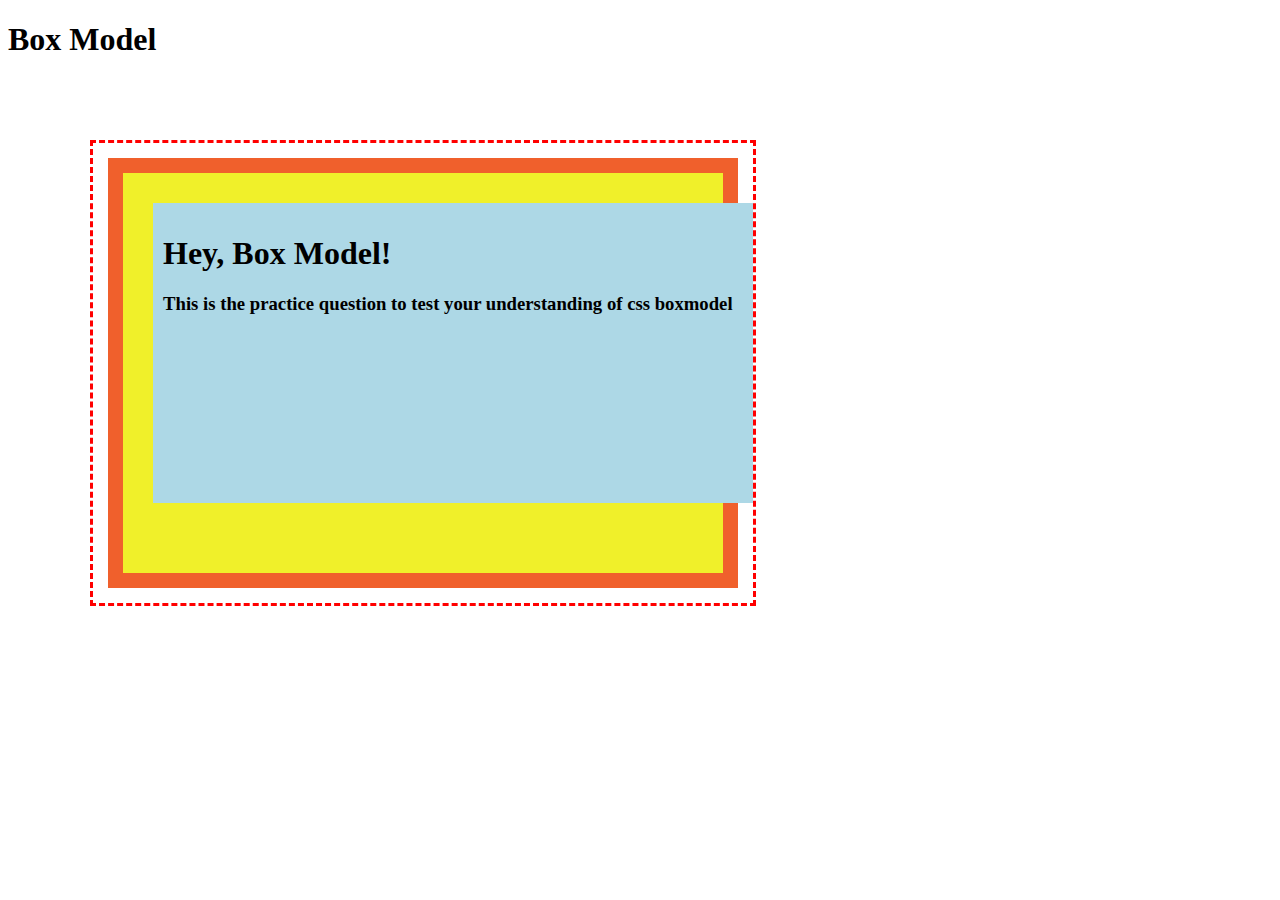
<file: index.html>
<!DOCTYPE html>
<html lang="en">
<head>
    <meta charset="UTF-8">
    <meta http-equiv="X-UA-Compatible" content="IE=edge">
    <meta name="viewport" content="width=device-width, initial-scale=1.0">
    <title>Document</title>
</head>

<body>
    <style>
        div {
          background-color: rgb(240, 240, 42);
          width: 400px;
          height: 200px;
          border: 15px solid rgb(240, 96, 44);
          padding: 100px;
          margin: 100px;
          outline-style: dashed;
          outline-color: red;
          outline-offset: 15px;
        }
        span.box {
            display: block;
            background-color: lightblue;
            width: 580px;
            height: 280px;
            padding: 10px;                                 
            margin: -70px;

        }
        
        </style>
        </head>
        <body>
        
        <h1>Box Model</h1>
        
        <div>
            
            <span class="box">
            
                <h1>Hey, Box Model! </h1>
                <h3> This is the practice question to test your understanding of css boxmodel </h3>
            
             </span>
        </div>
        
         
       
            
</body>
</html>
</file>
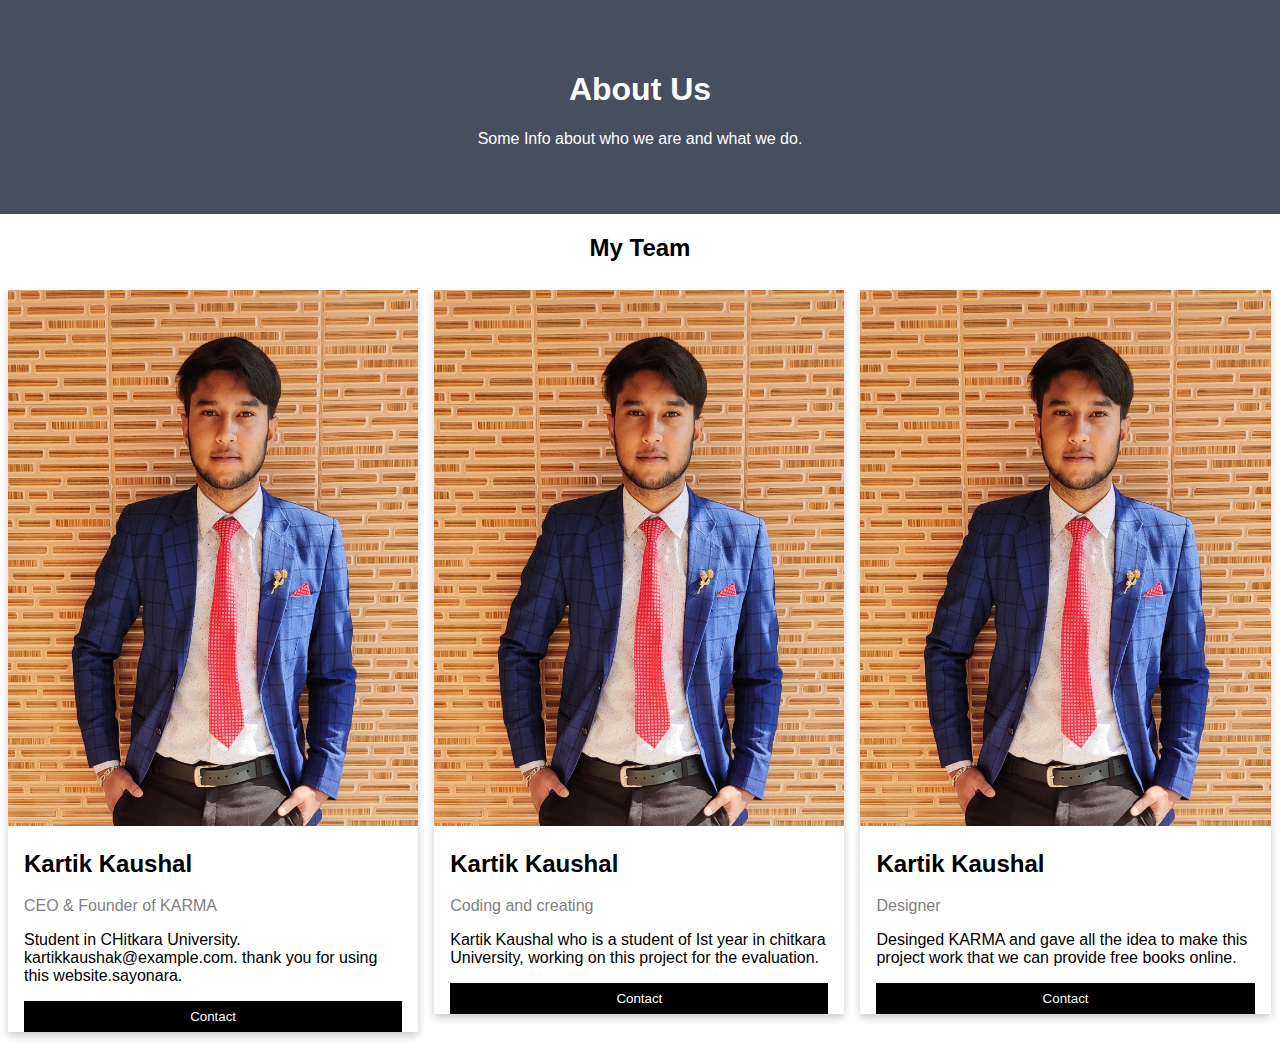
<file: projecttttt/about.html>
<!DOCTYPE html>
<html>
<head>
<meta name="viewport" content="width=device-width, initial-scale=1">
<style>
body {
  font-family: Arial, Helvetica, sans-serif;
  margin: 0;
}

.columna {
  float: left;
  width: 33.3%;
}

.card {
  box-shadow: 0 4px 8px 0 rgba(0, 0, 0, 0.2);
  margin: 8px;
}

.about-section {
  padding: 50px;
  text-align: center;
  background-color: #474e5d;
  color: white;
}

.contion {
  padding: 0 16px;
}

.title {
  color: grey;
}

.button {
  border: none;
  outline: 0;
  display: inline-block;
  padding: 8px;
  color: white;
  background-color: #000;
  text-align: center;
  cursor: pointer;
  width: 100%;
}

.button:hover {
  background-color: #555;
}


</style>
</head>
<body>

<div class="about-section">
  <h1>About Us </h1>
  <p>Some Info about who we are and what we do.</p>
 
</div>

<h2 style="text-align:center">My Team</h2>
<div class="row">
  <div class="columna">
    <div class="card">
      <img src="KK.jpg" alt="Kartik Kaushal" style="width:100%">
      <div class="contion">
        <h2>Kartik Kaushal</h2>
        <p class="title">CEO & Founder of KARMA</p>
        <p>Student in CHitkara University.
          kartikkaushak@example.com. thank you for using this website.sayonara.
        </p>
        <p><button class="button">Contact</button></p>
      </div>
    </div>
  </div>

  <div class="columna">
    <div class="card">
      <img src="KK.jpg" alt="Kartik Kaushal" style="width:100%">
      <div class="contion">
        <h2>Kartik Kaushal</h2>
        <p class="title">Coding and creating</p>
        <p>Kartik Kaushal who is a student of Ist year in chitkara University,
          working on this project for the evaluation.
        </p>
        <p><button class="button">Contact</button></p>
      </div>
    </div>
  </div>
  
  <div class="columna">
    <div class="card">
      <img src="KK.jpg" alt="Kartik Kaushal" style="width:100%">
      <div class="contion">
        <h2>Kartik Kaushal</h2>
        <p class="title">Designer</p>
        <p>Desinged KARMA and gave all the idea to make this project work that 
          we can provide free books online.
        </p>
        <p><button class="button">Contact</button></p>
      </div>
    </div>
  </div>
</div>

</body>
</html>
</file>
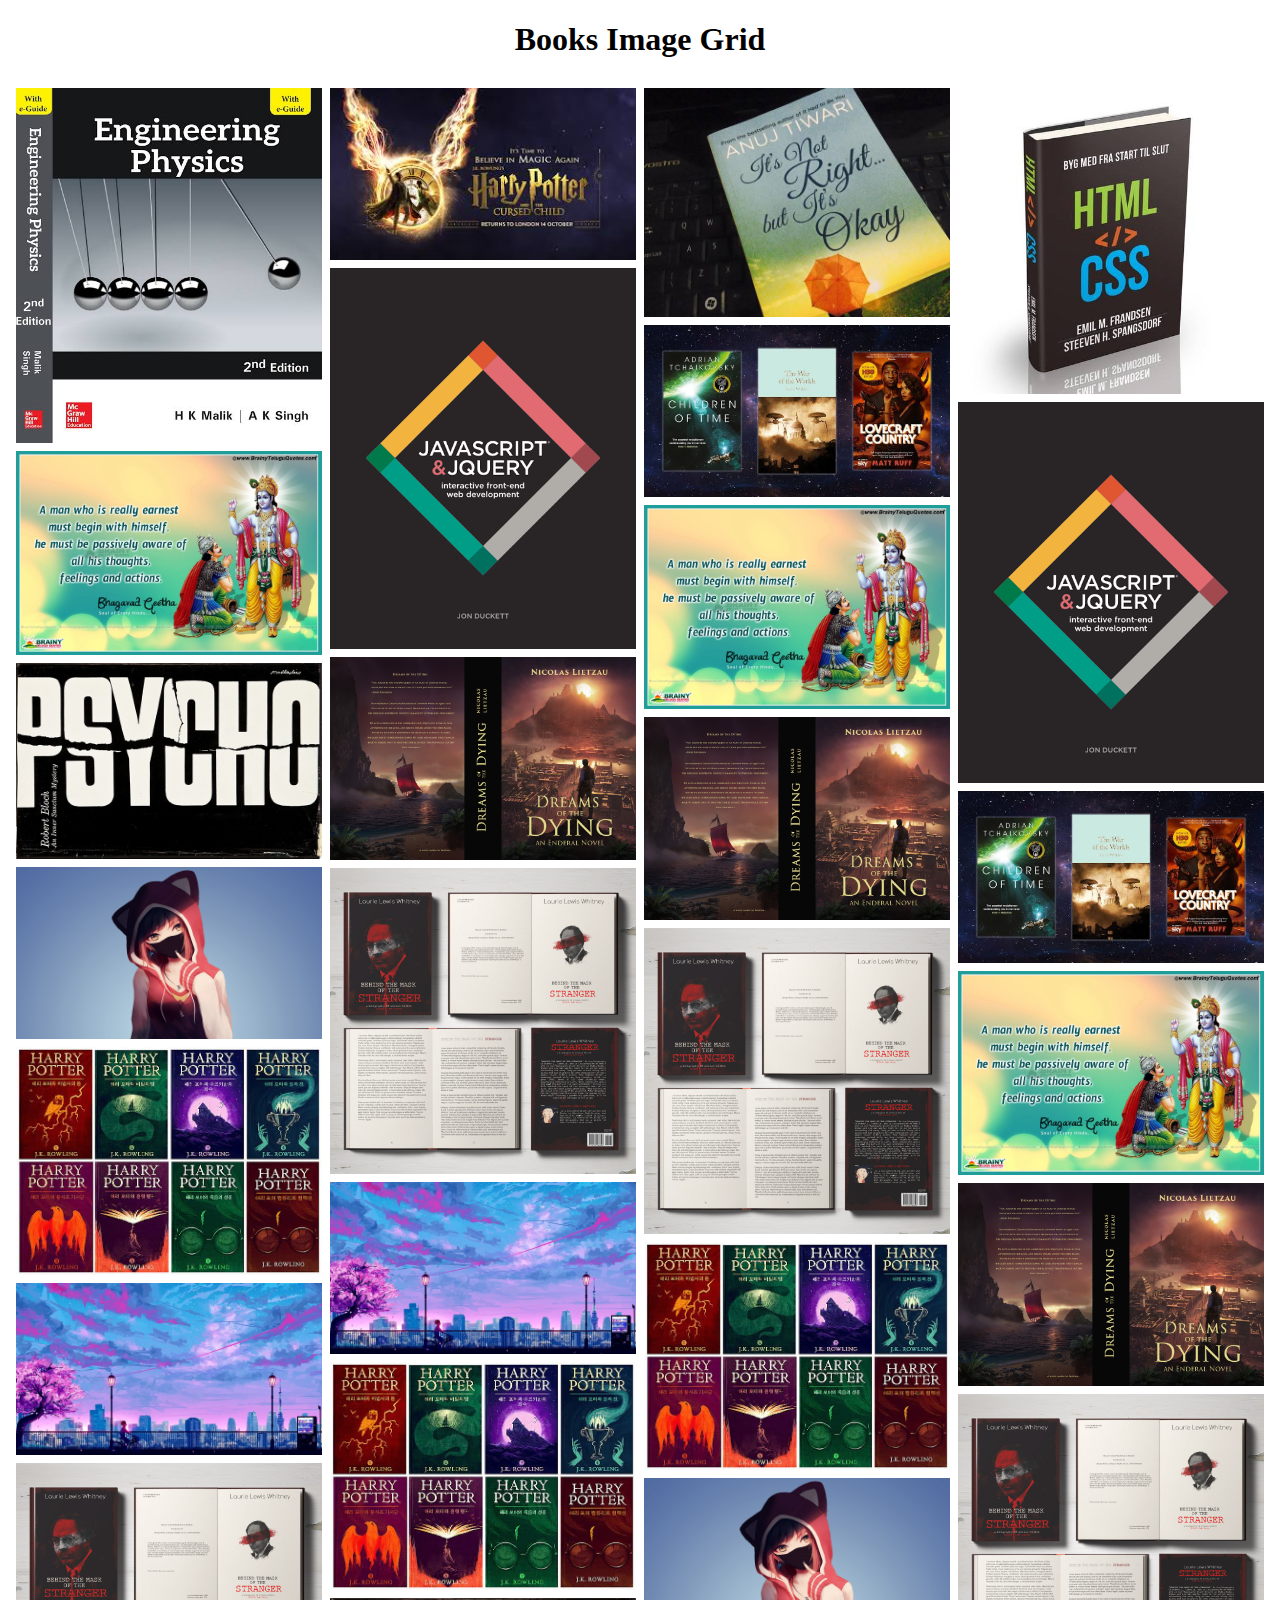
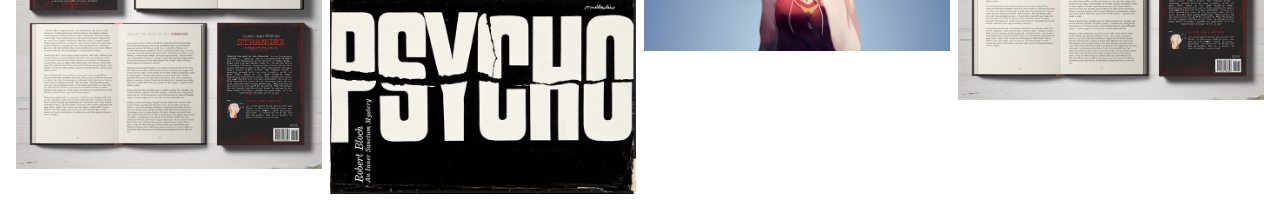
<file: projecttttt/flex.html>
<!DOCTYPE html>
<html>
<style>
* {
  box-sizing: border-box;
}

.header {
  text-align: center;
 
}

.rowi {
  display: flexbox; /* IE10 */
  display: flex;
  flex-wrap: wrap;
  padding: 0 4px;
}

/* Create four equal columnis that sits next to each other */
.columni {
  flex: 25%; /* IE10 */
  max-width: 25%;
  padding: 0 4px;
}

.columni img {
  margin-top: 8px;
  vertical-align: middle;
  width: 100%;
}

/* Responsive layout - makes a two columni-layout instead of four columnis */
@media screen and (max-width: 800px) {
  .columni {
    flex: 50%;
    max-width: 50%;
  }
}

/* Responsive layout - makes the two columnis stack on top of each other instead of next to each other */
@media screen and (max-width: 600px) {
  .columni {
    flex: 100%;
    max-width: 100%;
  }
}
</style>
<body>

<!-- Header -->
<div class="header">
  <h1>Books Image Grid</h1>
</div>

<!-- Photo Grid -->
<div class="rowi"> 
  <div class="columni">
<a href="Hk Malik EngineeringPhysics.pdf"><img src="1643034071472.jpeg" style="width:100%"></a>
    <img src="bhag.jpg" style="width:100%">
    <img src="psyco.jpg" style="width:100%">
    <img src="WallpaperDog-17079145.png" style="width:100%">
    <img src="hp.jpeg" style="width:100%">
    <img src="lofi.jpg.jpg" style="width:100%">
    <img src="img.jpeg" style="width:100%">
  </div>
  <div class="columni">
    <a href="Harry Potter and the Cursed Chi - J.K. Rowling.pdf"><img src="1643034071441.jpeg" style="width:100%"></a>
    <a href="javaebook.pdf"><img src="1643034071460.png" style="width:100%"></a>
    <img src="stefan.jpg" style="width:100%">
    <img src="img.jpeg" style="width:100%">
    <img src="lofi.jpg.jpg" style="width:100%">
    <img src="hp.jpeg" style="width:100%">
    <img src="psyco.jpg" style="width:100%">
  </div>  
  <div class="columni">
    <a href="Its Not Right, but Its Okay by Tiwari Anuj (z-lib.org).epub.pdf"><img src="1643034071452.jpeg" style="width:100%"></a>
    <img src="scifi.jpeg" style="width:100%">
    <img src="bhag.jpg" style="width:100%">
    <img src="stefan.jpg" style="width:100%">
    <img src="img.jpeg" style="width:100%">
    <img src="hp.jpeg" style="width:100%">
    <img src="WallpaperDog-17079145.png" style="width:100%">
  </div>
  <div class="columni">
    <a href="html and css book.pdf"><img src="1643034071466.jpeg" style="width:100%"></a>
    <img src="1643034071460.png" style="width:100%">
    <img src="scifi.jpeg" style="width:100%">
    <img src="bhag.jpg" style="width:100%">
    <img src="stefan.jpg" style="width:100%">
    <img src="img.jpeg" style="width:100%">
  </div>
</div>

</body>
</html>
</file>
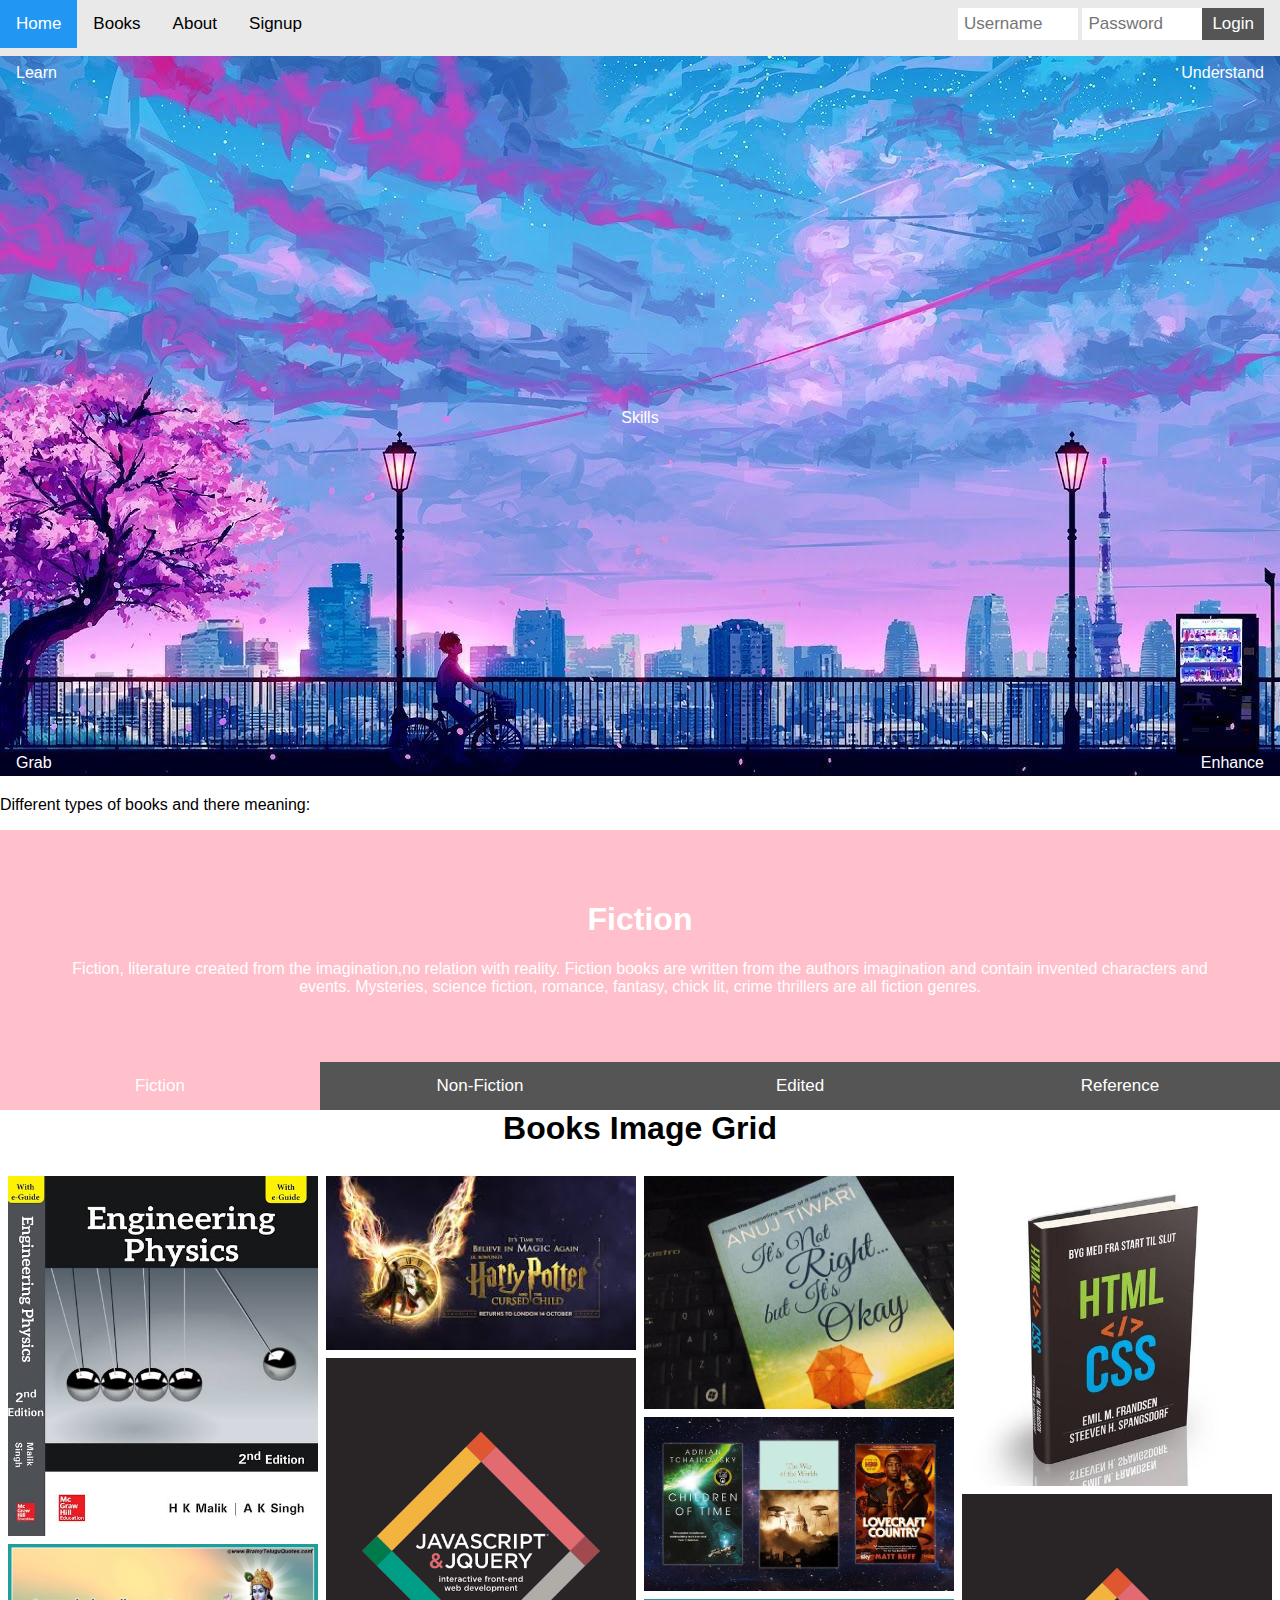
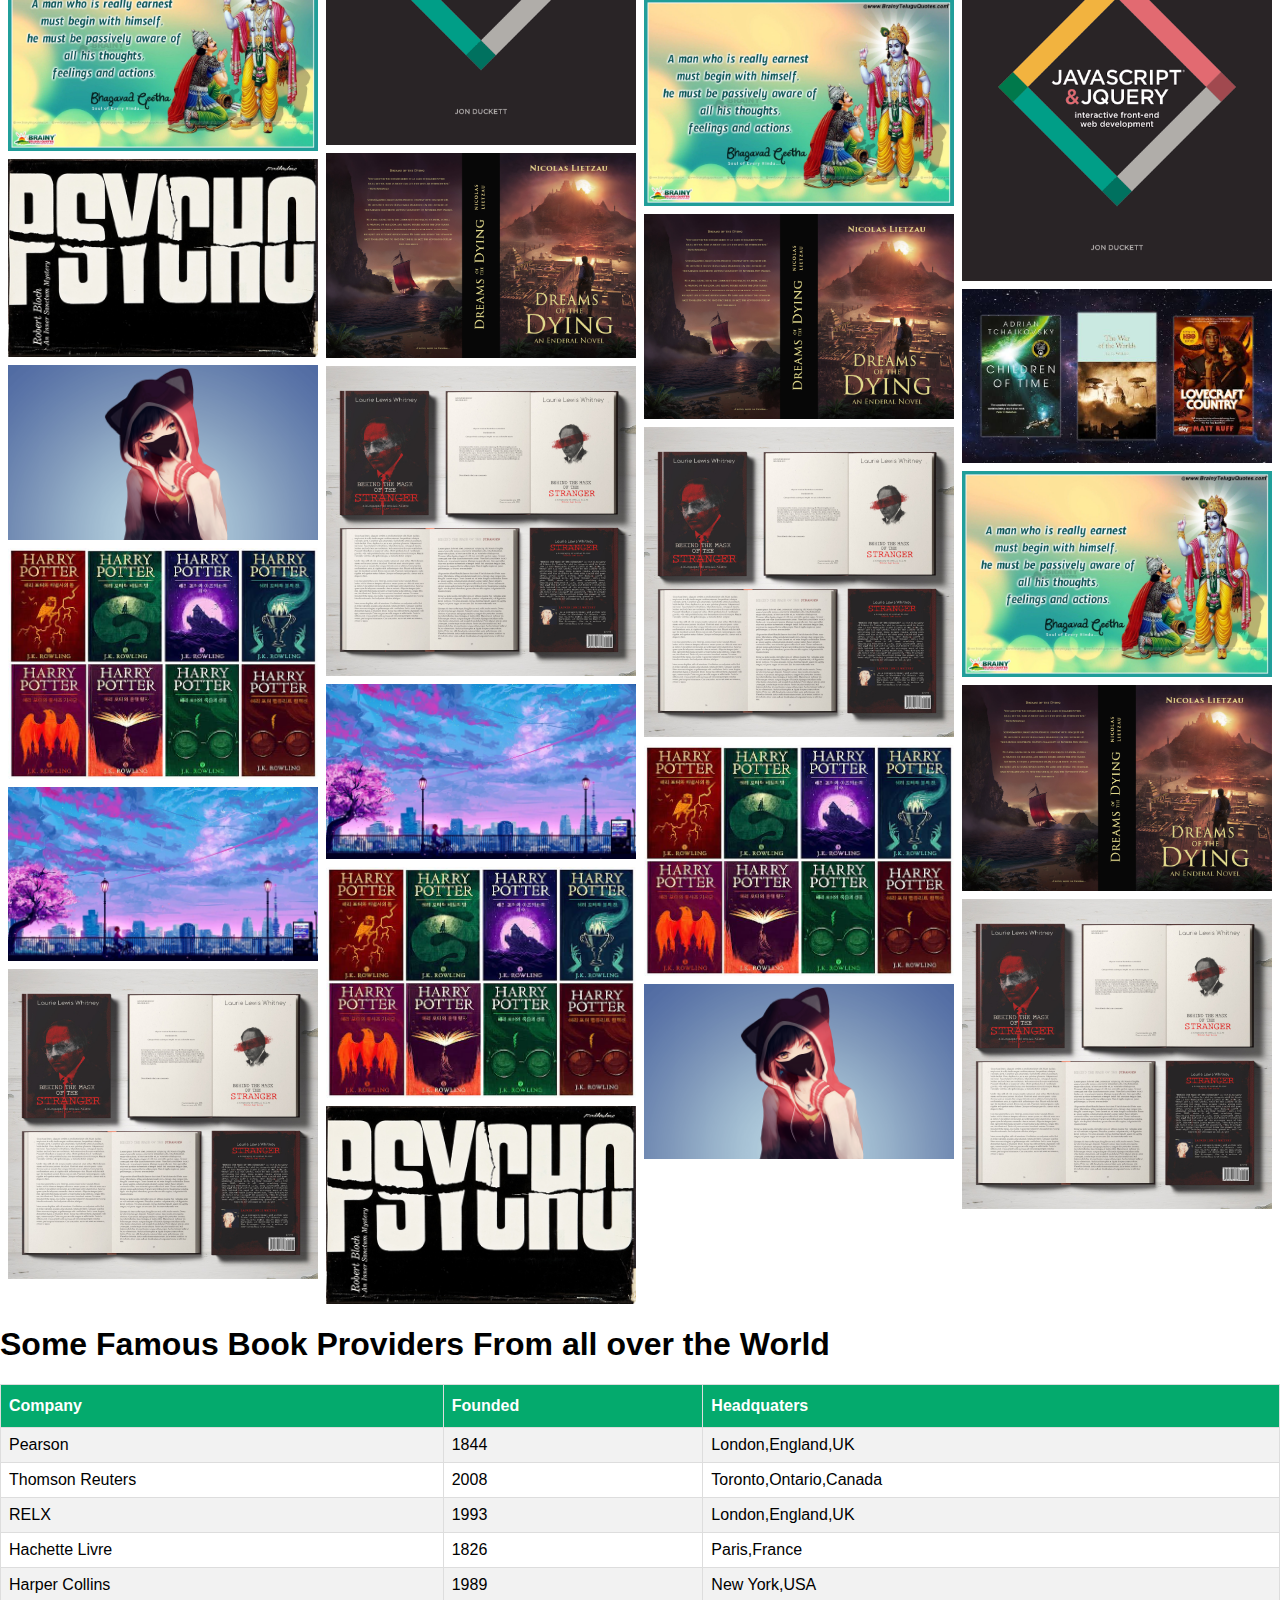
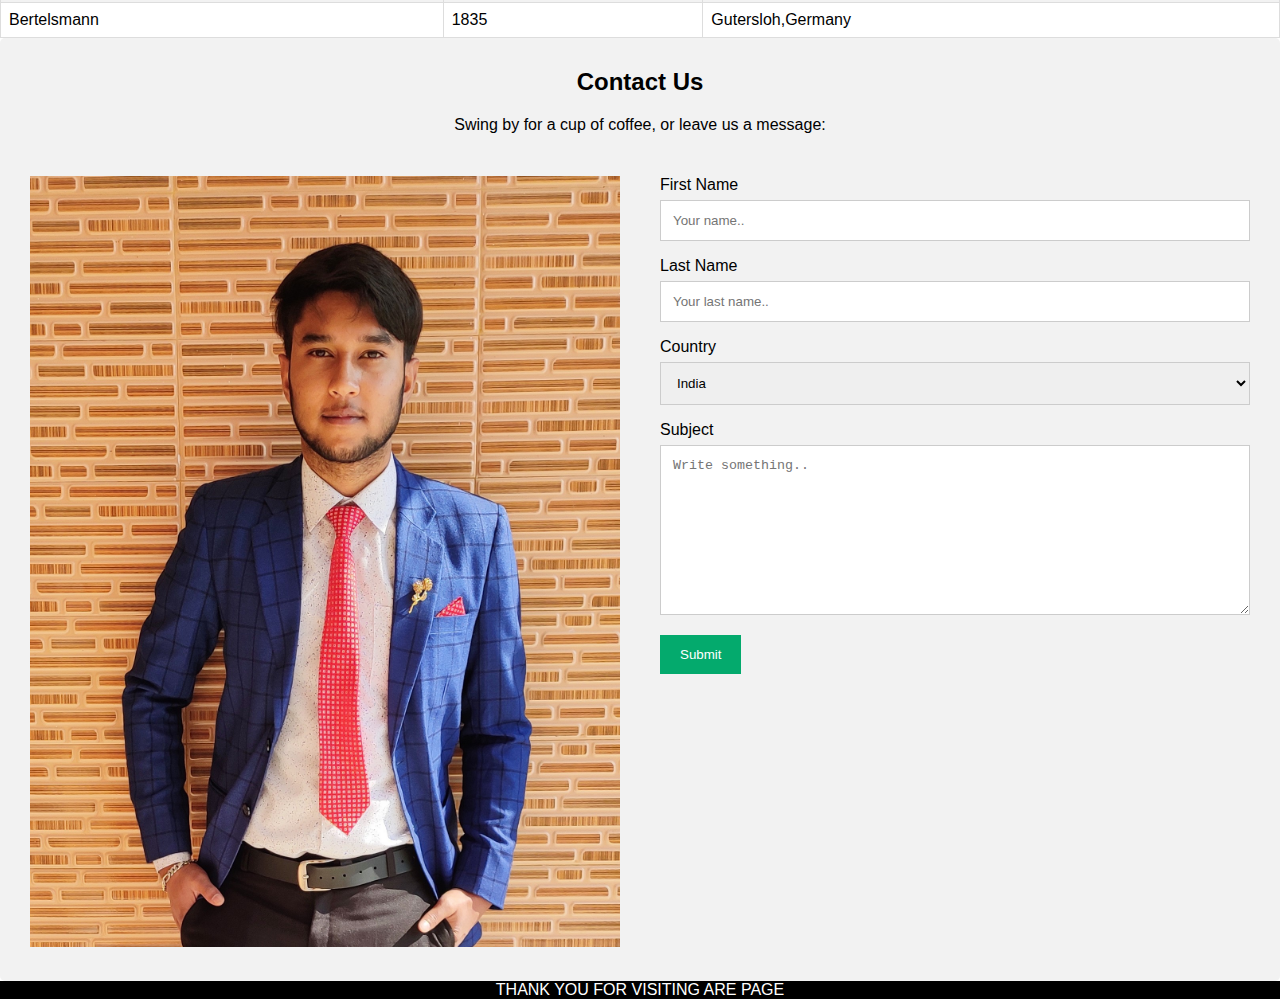
<file: projecttttt/KARMA.html>
<!DOCTYPE html>
<html>
<head>
<link rel="stylesheet" href="https://cdnjs.cloudflare.com/ajax/libs/font-awesome/4.7.0/css/font-awesome.min.css">
<link rel="stylesheet" href="project.css">
</head>
<body>
<!--for nav menu-->
<div class="topnav">
  <a class="active" href="">Home</a>
  <a href="#yo">Books</a>
  <a href="about.html" target="_blank">About</a>
  <a href="trying.html" target="_blank">Signup</a>
  <div class="login-container">
    <form action="/action_page.php">
      <input type="text" placeholder="Username" name="username">
      <input type="text" placeholder="Password" name="psw">
      <button type="submit">Login</button>
    </form>
  </div>
</div>
<!--for text over image-->
<section>
    
    <div class="container">
      <img src="lofi.jpg.jpg" alt="Snow" style="width:100%;">
      <div class="bottom-left">Grab</div>
      <div class="top-left">Learn</div>
      <div class="top-right">Understand</div>
      <div class="bottom-right">Enhance</div>
      <div class="centered">Skills</div>
    </div>
    
</section>
<!--for description of books-->
<section>
  
    <p>Different types of books and there meaning:</p>
    
    <div id="Fiction" class="tabcontent">
      <h1>Fiction</h1>
      <p>Fiction, literature created from the imagination,no relation with reality.
        Fiction books are written from the authors imagination and contain invented characters and events.
        Mysteries, science fiction, romance, fantasy, chick lit, crime thrillers are all fiction genres.
      </p>
    </div>
    
    <div id="Non-Fiction" class="tabcontent">
      <h1>Non-Fiction</h1>
      <p>Non-Fiction books are the books that intends, in good faith, to present only truth
          and accuracy regarding information,events or people.
      </p> 
    </div>
     
    <div id="Edited" class="tabcontent">
      <h1>Edited</h1>
      <p>An edited book is a book with chapters written by different authors. 
          For the book as a whole one or more editors are responsible. If there is no author, the title of the chapter or entry is placed in the
           author position. The editors of the book are preceded by the word "In".</p>
    </div>
    
    <div id="Reference" class="tabcontent">
      <h1>Reference</h1>
      <p>it elaborates on every concept vividly and clearly.
        Reference book helps you in enriching your knowledge and deeper your concepts and understanding.
        Some examples of reference sources are: dictionaries, encyclopedias, bibliographies, almanacs, directories, atlases, and handbooks.
    </p>
    </div>
    
    <button class="tablink" onclick="openCity('Fiction', this, 'pink')" id="defaultOpen">Fiction</button>
    <button class="tablink" onclick="openCity('Non-Fiction', this, 'lightgreen')">Non-Fiction</button>
    <button class="tablink" onclick="openCity('Edited', this, 'skyblue')">Edited</button>
    <button class="tablink" onclick="openCity('Reference', this, 'yellow')">Reference</button>
    <script>
      function openCity(cityName,elmnt,color) {
        var i, tabcontent, tablinks;
        tabcontent = document.getElementsByClassName("tabcontent");
        for (i = 0; i < tabcontent.length; i++) {
          tabcontent[i].style.display = "none";
        }
        tablinks = document.getElementsByClassName("tablink");
        for (i = 0; i < tablinks.length; i++) {
          tablinks[i].style.backgroundColor = "";
        }
        document.getElementById(cityName).style.display = "block";
        elmnt.style.backgroundColor = color;
      
      }
      // Get the element with id="defaultOpen" and click on it
      document.getElementById("defaultOpen").click();
      </script>
</section>
<!--booksgrid-->
<section>
  
    <!-- Header -->
    <div class="header" id="yo">
      <h1>Books Image Grid</h1>
    </div>
    
    <!-- Photo Grid -->
    <div class="rowi"> 
      <div class="columni">
    <a href="Hk Malik EngineeringPhysics.pdf"><img src="1643034071472.jpeg" style="width:100%"></a>
        <img src="bhag.jpg" style="width:100%">
        <img src="psyco.jpg" style="width:100%">
        <img src="WallpaperDog-17079145.png" style="width:100%">
        <img src="hp.jpeg" style="width:100%">
        <img src="lofi.jpg.jpg" style="width:100%">
        <img src="img.jpeg" style="width:100%">
      </div>
      <div class="columni">
        <a href="Harry Potter and the Cursed Chi - J.K. Rowling.pdf"><img src="1643034071441.jpeg" style="width:100%"></a>
        <a href="javaebook.pdf"><img src="1643034071460.png" style="width:100%"></a>
        <img src="stefan.jpg" style="width:100%">
        <img src="img.jpeg" style="width:100%">
        <img src="lofi.jpg.jpg" style="width:100%">
        <img src="hp.jpeg" style="width:100%">
        <img src="psyco.jpg" style="width:100%">
      </div>  
      <div class="columni">
        <a href="Its Not Right, but Its Okay by Tiwari Anuj (z-lib.org).epub.pdf"><img src="1643034071452.jpeg" style="width:100%"></a>
        <img src="scifi.jpeg" style="width:100%">
        <img src="bhag.jpg" style="width:100%">
        <img src="stefan.jpg" style="width:100%">
        <img src="img.jpeg" style="width:100%">
        <img src="hp.jpeg" style="width:100%">
        <img src="WallpaperDog-17079145.png" style="width:100%">
      </div>
      <div class="columni">
        <a href="html and css book.pdf"><img src="1643034071466.jpeg" style="width:100%"></a>
        <img src="1643034071460.png" style="width:100%">
        <img src="scifi.jpeg" style="width:100%">
        <img src="bhag.jpg" style="width:100%">
        <img src="stefan.jpg" style="width:100%">
        <img src="img.jpeg" style="width:100%">
      </div>
    </div>
    
</section>
<!--world famous book publishers-->
<section>
 
    <h1>Some Famous Book Providers From all over the World</h1>
    
    <table id="customers">
      <tr>
        <th>Company</th>
        <th>Founded</th>
        <th>Headquaters</th>
      </tr>
      <tr>
        <td>Pearson</td>
        <td>1844</td>
        <td>London,England,UK</td>
      </tr>
      <tr>
        <td>Thomson Reuters</td>
        <td>2008</td>
        <td>Toronto,Ontario,Canada</td>
      </tr>
      <tr>
        <td>RELX</td>
        <td>1993</td>
        <td>London,England,UK</td>
      </tr>
      <tr>
        <td>Hachette Livre</td>
        <td>1826</td>
        <td>Paris,France</td>
      </tr>
      <tr>
        <td>Harper Collins</td>
        <td>1989</td>
        <td>New York,USA</td>
      </tr>
      <tr>
        <td>Bertelsmann</td>
        <td>1835</td>
        <td>Gutersloh,Germany</td>
      </tr>
      
    </table>
    
</section>
<!--contactusform-->
<section>
    <div class="containnn" id="con">
      <div style="text-align:center">
        <h2>Contact Us</h2>
        <p>Swing by for a cup of coffee, or leave us a message:</p>
      </div>
      <div class="row">
        <div class="column">
          <img src="KK.jpg" style="width:100%">
        </div>
        <div class="column">
          <form action="/action_page.php">
            <label for="fname">First Name</label>
            <input type="text" id="fname" name="firstname" placeholder="Your name..">
            <label for="lname">Last Name</label>
            <input type="text" id="lname" name="lastname" placeholder="Your last name..">
            <label for="country">Country</label>
            <select id="country" name="country">
              <option value="australia">India</option>
              <option value="australia">Germany</option>
              <option value="australia">Australia</option>
              <option value="canada">Canada</option>
              <option value="usa">USA</option>
            </select>
            <label for="subject">Subject</label>
            <textarea id="subject" name="subject" placeholder="Write something.." style="height:170px"></textarea>
            <a href="nav.html"><input type="button" value="Submit" onclick="alert('Thank you for contacting us')"></a>
          </form>
        </div>
      </div>
    </div>
</section>
<section>
  <footer style="background-color: black; color: white;text-align: center;">
    THANK YOU FOR VISITING ARE PAGE
  </footer>
</section>
</body>
</html>
</file>
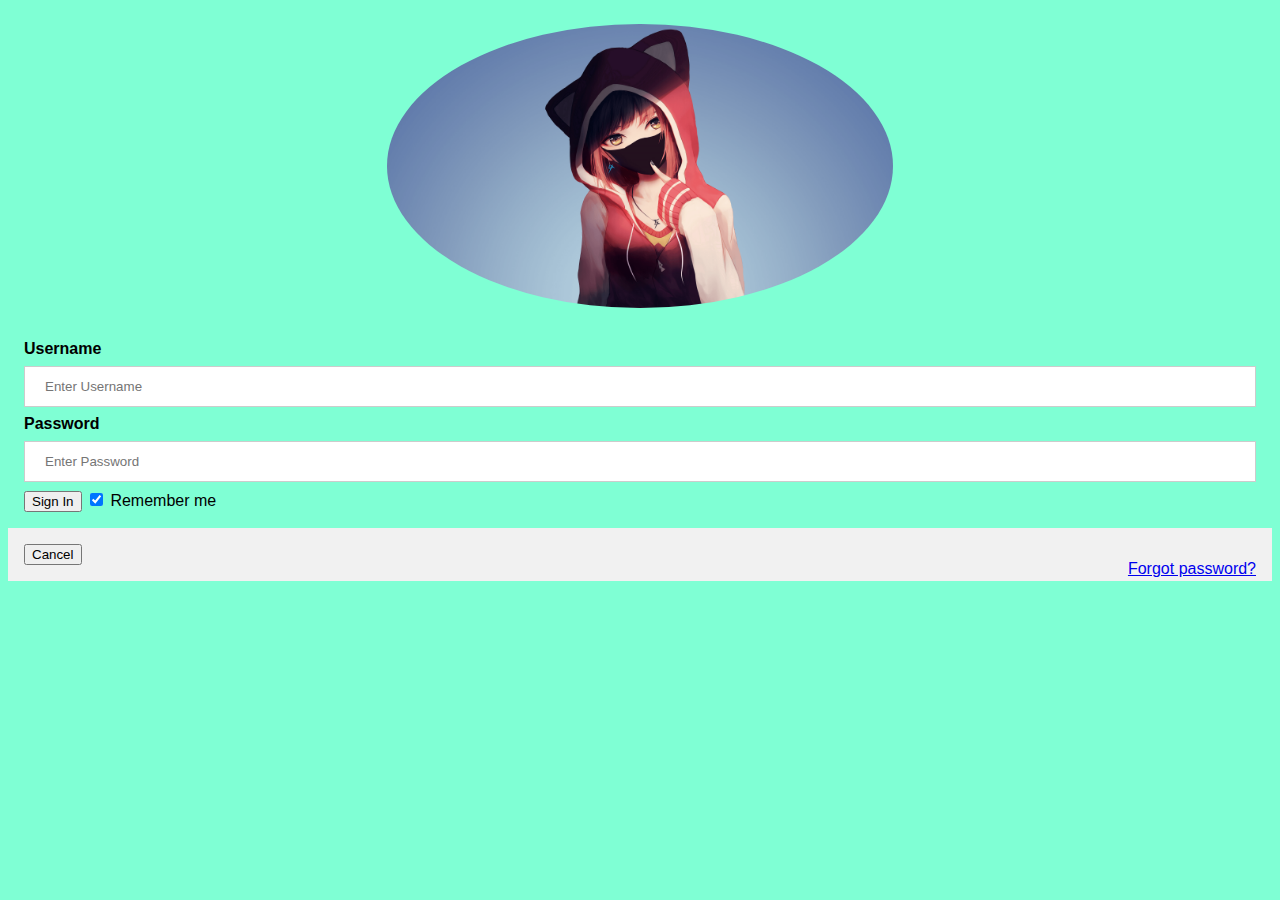
<file: projecttttt/trying.html>
<!DOCTYPE html>
<html lang="en">
<head>
    <title>Document</title>
</head>
<body>
    <style>
      body {font-family: Arial, Helvetica, sans-serif;
      background-color: aquamarine;
      }

/* Full-width input fields */
input[type=text], input[type=password] {
  width: 100%;
  padding: 12px 20px;
  margin: 8px 0;
  border: 1px solid #ccc;
  box-sizing: border-box;
}

/* Center the image and position the close button */
.imgcontain {
  text-align: center;
  margin: 24px 0 12px 0;
  position: relative;
}

img.avatar {
  width: 40%;
  border-radius: 50%;
}

.contain {
  padding: 16px;
}

span.psw {
  float: right;
  padding-top: 16px;
  
}
    </style>
    <div class="imgcontain">
      <img src="WallpaperDog-17079145.png" alt="Avatar" class="avatar">
    </div>

    <div class="contain">
      <label for="uname"><b>Username</b></label>
      <input type="text" placeholder="Enter Username" name="uname" >

      <label for="psw"><b>Password</b></label>
      <input type="password" placeholder="Enter Password" name="psw" >
        
      <a href="KARMA.html"><input type="button" value="Sign In" onclick="alert('successfully loged in')"></a>
      <label>
        <input type="checkbox" checked="checked" name="remember"> Remember me
      </label>
    </div>

    <div class="contain" style="background-color:#f1f1f1">
      <button type="reset">Cancel</button>
      <span class="psw"> <a href="#">Forgot password?</a></span>
    </div>
  </form>
</div>

</body>
</html>
</file>
<file: projecttttt/project.css>
/*for nav menu*/
* {box-sizing: border-box;}

body {
  margin: 0;
  font-family: Arial, Helvetica, sans-serif;
}

.topnav {
  overflow: hidden;
  background-color: #e9e9e9;
}

.topnav a {
  float: left;
  display: block;
  color: black;
  text-align: center;
  padding: 14px 16px;
  text-decoration: none;
  font-size: 17px;
}

.topnav a:hover {
  background-color: #ddd;
  color: black;
}

.topnav a.active {
  background-color: #2196F3;
  color: white;
}

.topnav .login-container {
  float: right;
}

.topnav input[type=text] {
  padding: 6px;
  margin-top: 8px;
  font-size: 17px;
  border: none;
  width:120px;
}

.topnav .login-container button {
  float: right;
  padding: 6px 10px;
  margin-top: 8px;
  margin-right: 16px;
  background-color: #555;
  color: white;
  font-size: 17px;
  border: none;
  cursor: pointer;
}

.topnav .login-container button:hover {
  background-color: green;
}

@media screen and (max-width: 600px) {
  .topnav .login-container {
    float: none;
  }
  .topnav a, .topnav input[type=text], .topnav .login-container button {
    float: none;
    display: block;
    text-align: left;
    width: 100%;
    margin: 0;
    padding: 14px;
  }
  .topnav input[type=text] {
    border: 1px solid #ccc;  
  }
}
/*for text over image*/
.container {
    position: relative;
    text-align: center;
    color: white;
  }
  
  .bottom-left {
    position: absolute;
    bottom: 8px;
    left: 16px;
  }
  
  .top-left {
    position: absolute;
    top: 8px;
    left: 16px;
  }
  
  .top-right {
    position: absolute;
    top: 8px;
    right: 16px;
  }
  
  .bottom-right {
    position: absolute;
    bottom: 8px;
    right: 16px;
  }
  
  .centered {
    position: absolute;
    top: 50%;
    left: 50%;
    transform: translate(-50%, -50%);
  }
  /* for description of books*/
  
  .tablink {
    background-color: #555;
    color: white;
    float: left;
    border: none;
    outline: none;
    cursor: pointer;
    padding: 14px 16px;
    font-size: 17px;
    width: 25%;
  }
  
  .tablink:hover {
    background-color: #777;
  }
  
  /* Style the tab content */
  .tabcontent {
    color: white;
    display: none;
    padding: 50px;
    text-align: center;
  }
  
  #Fiction {background-color:pink;}
  #Non-Fiction {background-color:lightgreen;}
  #Edited {background-color:skyblue;}
  #Reference {background-color:yellow;}
  /*books grid*/
  .header {
    text-align: center;
   
  }
  
  .rowi {
    display: flexbox; /* IE10 */
    display: flex;
    flex-wrap: wrap; /* IE10 */
    
    padding: 0 4px;
  }
  
  /* Create four equal columnis that sits next to each other */
  .columni {
    flex: 25%; /* IE10 */
    max-width: 25%;
    padding: 0 4px;
  }
  
  .columni img {
    margin-top: 8px;
    vertical-align: middle;
    width: 100%;
  }
  
  /* Responsive layout - makes a two columni-layout instead of four columnis */
  @media screen and (max-width: 800px) {
    .columni {
      flex: 50%;
      max-width: 50%;
    }
  }
  
  /* Responsive layout - makes the two columnis stack on top of each other instead of next to each other */
  @media screen and (max-width: 600px) {
    .columni {
      flex: 100%;
      max-width: 100%;
    }
  }
  /*world books table*/
  #customers {
    font-family: Arial, Helvetica, sans-serif;
    border-collapse: collapse;
    width: 100%;
  }
  
  #customers td, #customers th {
    border: 1px solid #ddd;
    padding: 8px;
  }
  
  #customers tr:nth-child(even){background-color: #f2f2f2;}
  
  #customers tr:hover {background-color: #ddd;}
  
  #customers th {
    padding-top: 12px;
    padding-bottom: 12px;
    text-align: left;
    background-color: #04AA6D;
    color: white;
  }
  /*contact us form*/
  
  * {
    box-sizing: border-box;
  }
  
  /* Style inputs */
  input[type=text], select, textarea {
    width: 100%;
    padding: 12px;
    border: 1px solid #ccc;
    margin-top: 6px;
    margin-bottom: 16px;
    resize: vertical;
  }
  
  input[type=button] {
    background-color: #04AA6D;
    color: white;
    padding: 12px 20px;
    border: none;
    cursor: pointer;
  }
  
  input[type=button]:hover {
    background-color: #45a049;
  }
  
  /* Style the containnn/contact section */
  .containnn {
    border-radius: 5px;
    background-color: #f2f2f2;
    padding: 10px;
  }
  
  /* Create two columns that float next to eachother */
  .column {
    float: left;
    width: 50%;
    margin-top: 6px;
    padding: 20px;
  }
  
  /* Clear floats after the columns */
  .row:after {
    content: "";
    display: table;
    clear: both;
  }
  
  /* Responsive layout - when the screen is less than 600px wide, make the two columns stack on top of each other instead of next to each other */
  @media screen and (max-width: 600px) {
    .column, input[type=submit] {
      width: 100%;
      margin-top: 0;
    }
  }
</file>
